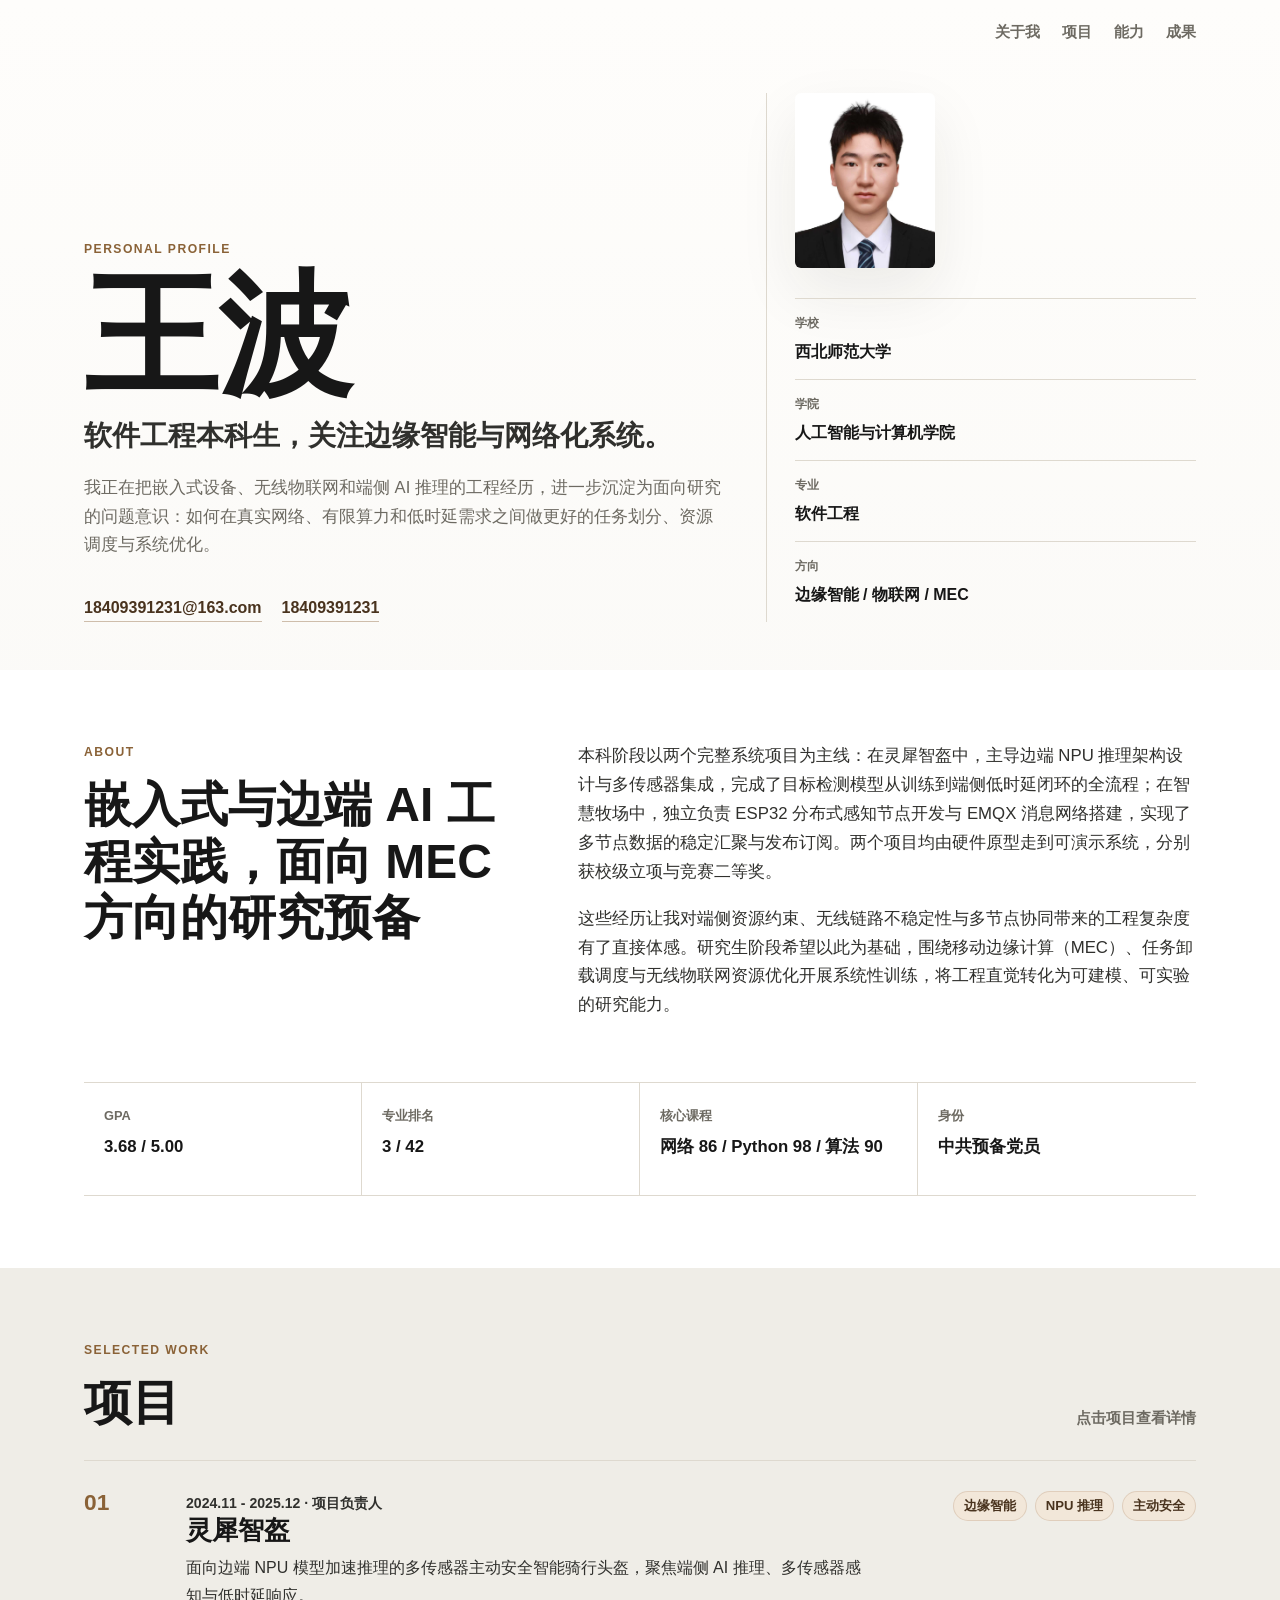
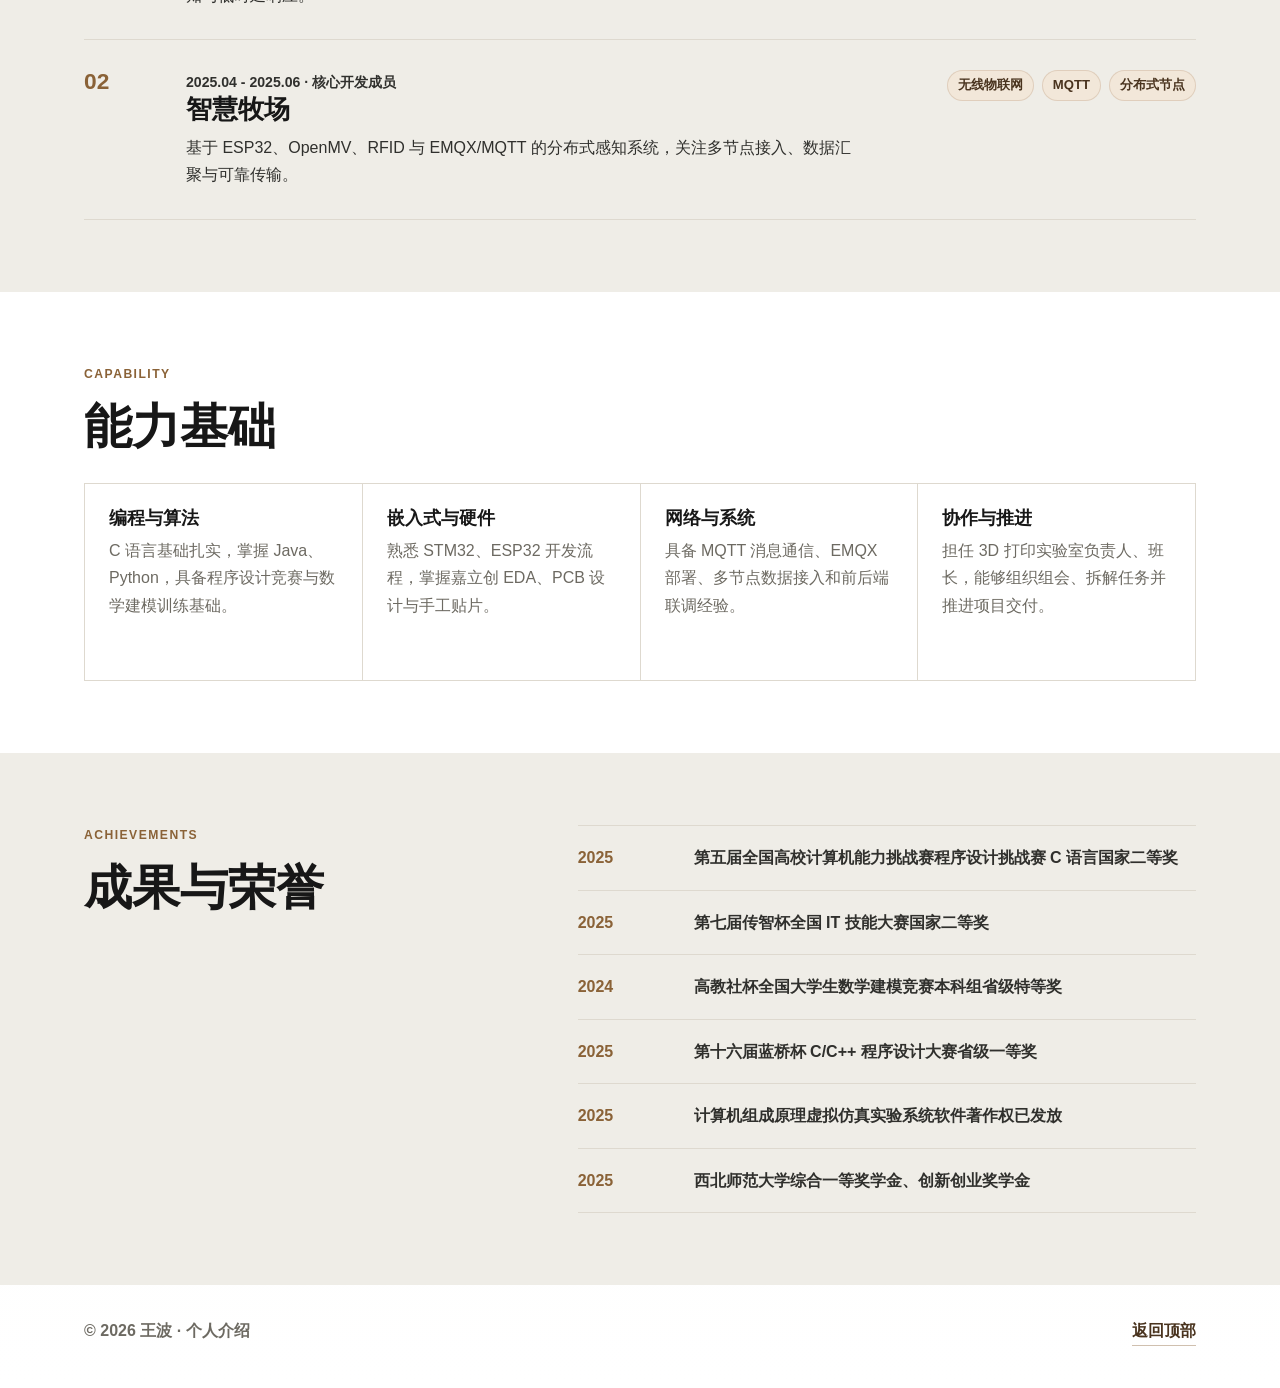
<file: index.html>
<!doctype html>
<html lang="zh-CN">
  <head>
    <meta charset="UTF-8" />
    <meta name="viewport" content="width=device-width, initial-scale=1.0" />
    <title>王波 | 个人介绍</title>
    <meta
      name="description"
      content="王波的个人介绍网页，聚焦边缘智能、移动边缘计算、无线物联网与智能网络系统。"
    />
    <link rel="stylesheet" href="styles.css" />
  </head>
  <body>
    <header class="site-hero" id="top">
      <nav class="nav" aria-label="主页导航">
        <a href="#profile">关于我</a>
        <a href="#projects">项目</a>
        <a href="#skills">能力</a>
        <a href="#awards">成果</a>
      </nav>

      <div class="intro-shell">
        <div class="intro-copy">
          <p class="kicker">Personal Profile</p>
          <h1>王波</h1>
          <p class="subtitle">软件工程本科生，关注边缘智能与网络化系统。</p>
          <p class="hero-summary">
            我正在把嵌入式设备、无线物联网和端侧 AI
            推理的工程经历，进一步沉淀为面向研究的问题意识：如何在真实网络、有限算力和低时延需求之间做更好的任务划分、资源调度与系统优化。
          </p>
          <div class="intro-actions" aria-label="联系方式">
            <a href="mailto:18409391231@163.com">18409391231@163.com</a>
            <a href="tel:18409391231">18409391231</a>
          </div>
        </div>

        <aside class="identity-panel" aria-label="个人概览">
          <img src="zheng.jpg" alt="王波" class="portrait-photo" />
          <dl>
            <div>
              <dt>学校</dt>
              <dd>西北师范大学</dd>
            </div>
            <div>
              <dt>学院</dt>
              <dd>人工智能与计算机学院</dd>
            </div>
            <div>
              <dt>专业</dt>
              <dd>软件工程</dd>
            </div>
            <div>
              <dt>方向</dt>
              <dd>边缘智能 / 物联网 / MEC</dd>
            </div>
          </dl>
        </aside>
      </div>
    </header>

    <main>
      <section id="profile" class="section reveal">
        <div class="profile-layout">
          <div class="section-head">
            <p class="kicker">About</p>
            <h2>嵌入式与边端 AI 工程实践，面向 MEC 方向的研究预备</h2>
          </div>
          <div class="profile-text">
            <p>
              本科阶段以两个完整系统项目为主线：在灵犀智盔中，主导边端 NPU 推理架构设计与多传感器集成，完成了目标检测模型从训练到端侧低时延闭环的全流程；在智慧牧场中，独立负责 ESP32 分布式感知节点开发与 EMQX 消息网络搭建，实现了多节点数据的稳定汇聚与发布订阅。两个项目均由硬件原型走到可演示系统，分别获校级立项与竞赛二等奖。
            </p>
            <p>
              这些经历让我对端侧资源约束、无线链路不稳定性与多节点协同带来的工程复杂度有了直接体感。研究生阶段希望以此为基础，围绕移动边缘计算（MEC）、任务卸载调度与无线物联网资源优化开展系统性训练，将工程直觉转化为可建模、可实验的研究能力。
            </p>
          </div>
        </div>

        <div class="stat-strip">
          <div>
            <span>GPA</span>
            <strong>3.68 / 5.00</strong>
          </div>
          <div>
            <span>专业排名</span>
            <strong>3 / 42</strong>
          </div>
          <div>
            <span>核心课程</span>
            <strong>网络 86 / Python 98 / 算法 90</strong>
          </div>
          <div>
            <span>身份</span>
            <strong>中共预备党员</strong>
          </div>
        </div>
      </section>

      <section id="projects" class="section section-quiet reveal">
        <div class="section-head section-head-inline">
          <div>
            <p class="kicker">Selected Work</p>
            <h2>项目</h2>
          </div>
          <span>点击项目查看详情</span>
        </div>

        <div class="project-list">
          <a class="project-card" href="lingxi-smart-helmet.html">
            <div class="project-index">01</div>
            <div>
              <p class="time">2024.11 - 2025.12 · 项目负责人</p>
              <h3>灵犀智盔</h3>
              <p>
                面向边端 NPU
                模型加速推理的多传感器主动安全智能骑行头盔，聚焦端侧 AI
                推理、多传感器感知与低时延响应。
              </p>
            </div>
            <div class="project-meta">
              <span>边缘智能</span>
              <span>NPU 推理</span>
              <span>主动安全</span>
            </div>
          </a>

          <a class="project-card" href="smart-ranch.html">
            <div class="project-index">02</div>
            <div>
              <p class="time">2025.04 - 2025.06 · 核心开发成员</p>
              <h3>智慧牧场</h3>
              <p>
                基于 ESP32、OpenMV、RFID 与 EMQX/MQTT
                的分布式感知系统，关注多节点接入、数据汇聚与可靠传输。
              </p>
            </div>
            <div class="project-meta">
              <span>无线物联网</span>
              <span>MQTT</span>
              <span>分布式节点</span>
            </div>
          </a>
        </div>
      </section>

      <section id="skills" class="section reveal">
        <div class="section-head">
          <p class="kicker">Capability</p>
          <h2>能力基础</h2>
        </div>

        <div class="skills-grid">
          <div>
            <h3>编程与算法</h3>
            <p>
              C 语言基础扎实，掌握
              Java、Python，具备程序设计竞赛与数学建模训练基础。
            </p>
          </div>
          <div>
            <h3>嵌入式与硬件</h3>
            <p>
              熟悉 STM32、ESP32 开发流程，掌握嘉立创 EDA、PCB 设计与手工贴片。
            </p>
          </div>
          <div>
            <h3>网络与系统</h3>
            <p>
              具备 MQTT 消息通信、EMQX 部署、多节点数据接入和前后端联调经验。
            </p>
          </div>
          <div>
            <h3>协作与推进</h3>
            <p>
              担任 3D
              打印实验室负责人、班长，能够组织组会、拆解任务并推进项目交付。
            </p>
          </div>
        </div>
      </section>

      <section id="awards" class="section section-quiet reveal">
        <div class="achievement-layout">
          <div class="section-head">
            <p class="kicker">Achievements</p>
            <h2>成果与荣誉</h2>
          </div>
          <div class="timeline-list">
            <article>
              <span>2025</span>
              <p>
                第五届全国高校计算机能力挑战赛程序设计挑战赛 C 语言国家二等奖
              </p>
            </article>
            <article>
              <span>2025</span>
              <p>第七届传智杯全国 IT 技能大赛国家二等奖</p>
            </article>
            <article>
              <span>2024</span>
              <p>高教社杯全国大学生数学建模竞赛本科组省级特等奖</p>
            </article>
            <article>
              <span>2025</span>
              <p>第十六届蓝桥杯 C/C++ 程序设计大赛省级一等奖</p>
            </article>
            <article>
              <span>2025</span>
              <p>计算机组成原理虚拟仿真实验系统软件著作权已发放</p>
            </article>
            <article>
              <span>2025</span>
              <p>西北师范大学综合一等奖学金、创新创业奖学金</p>
            </article>
          </div>
        </div>
      </section>
    </main>

    <footer class="footer">
      <p>© <span id="year"></span> 王波 · 个人介绍</p>
      <a href="#top">返回顶部</a>
    </footer>

    <script src="script.js"></script>
  </body>
</html>
</file>
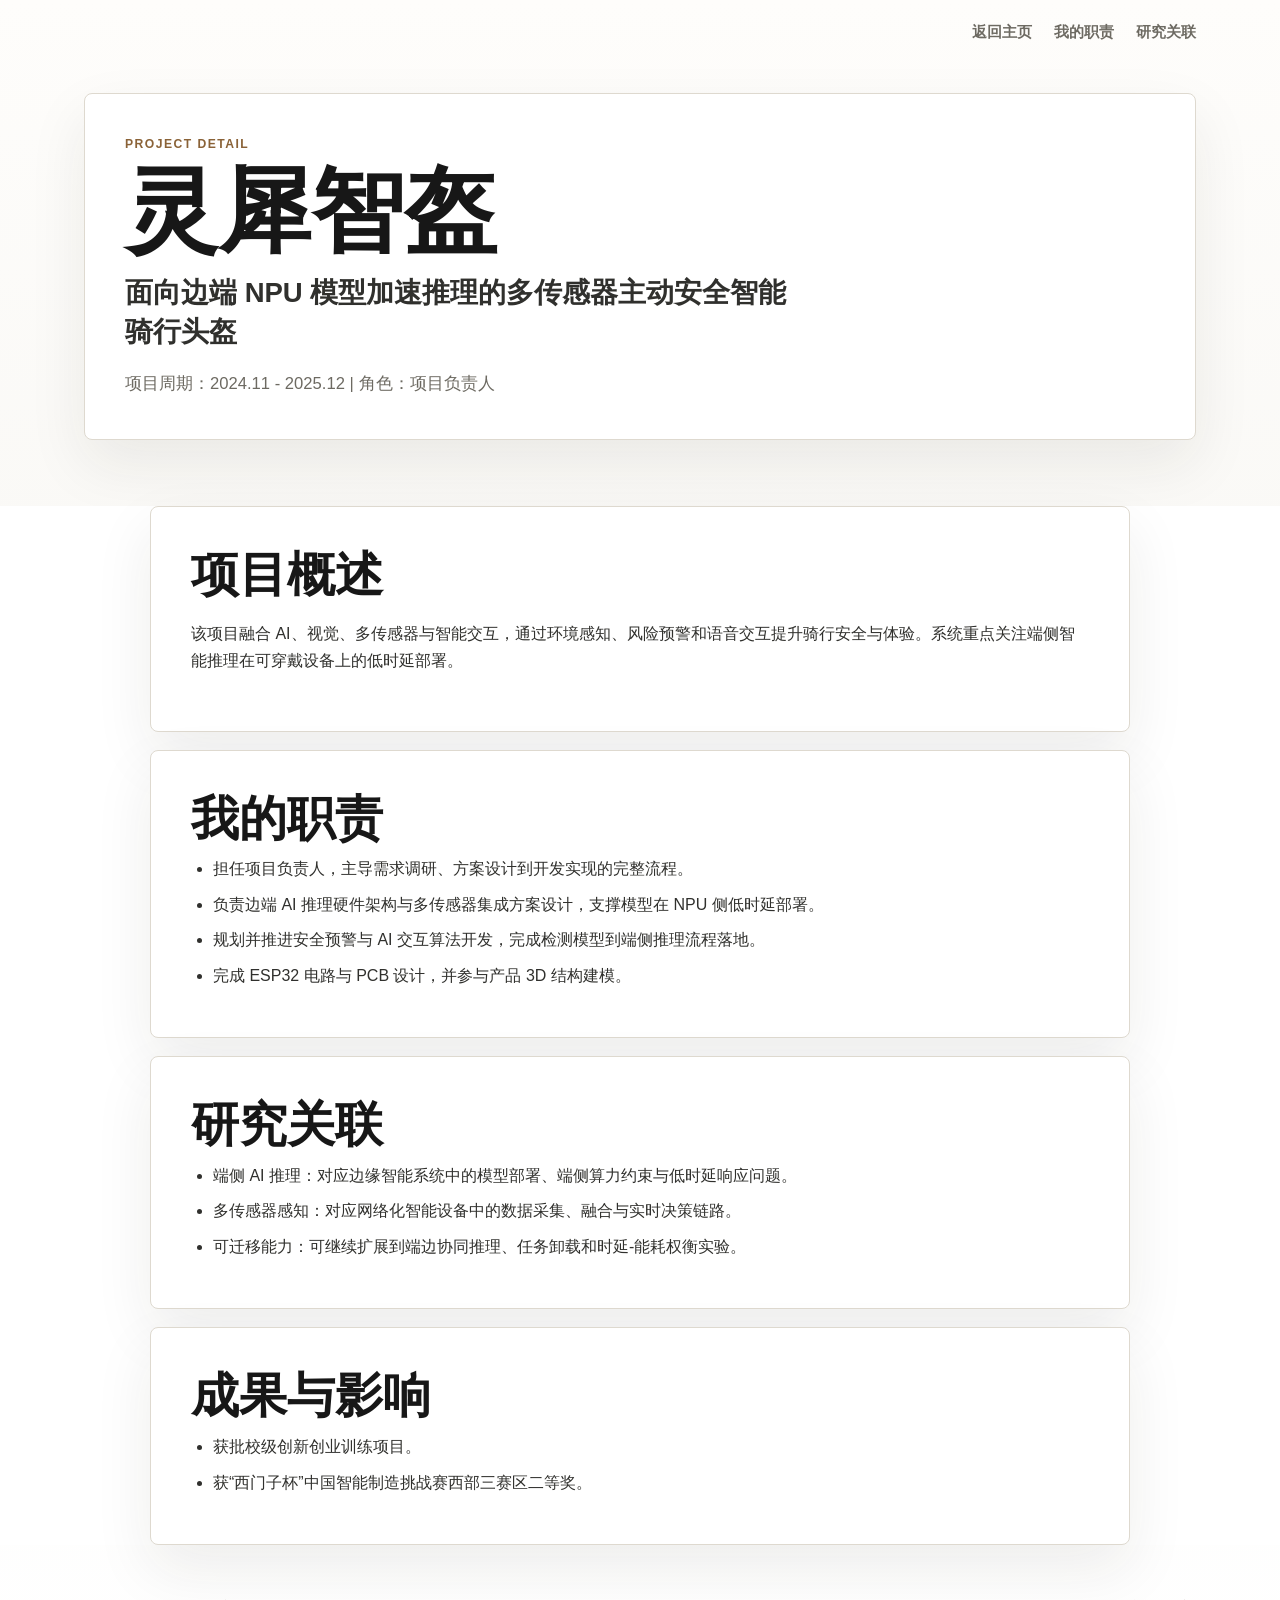
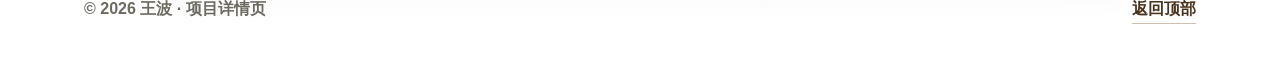
<file: lingxi-smart-helmet.html>
<!doctype html>
<html lang="zh-CN">
<head>
  <meta charset="UTF-8">
  <meta name="viewport" content="width=device-width, initial-scale=1.0">
  <title>灵犀智盔 | 项目详情</title>
  <link rel="stylesheet" href="styles.css">
</head>
<body>
  <header class="hero" id="top">
    <nav class="nav" aria-label="项目导航">
      <a href="index.html">返回主页</a>
      <a href="#work">我的职责</a>
      <a href="#fit">研究关联</a>
    </nav>
    <div class="hero-main">
      <p class="kicker">Project Detail</p>
      <h1>灵犀智盔</h1>
      <p class="subtitle">面向边端 NPU 模型加速推理的多传感器主动安全智能骑行头盔</p>
      <p class="hero-summary">项目周期：2024.11 - 2025.12 | 角色：项目负责人</p>
    </div>
  </header>

  <main>
    <section class="card reveal">
      <h2>项目概述</h2>
      <p>该项目融合 AI、视觉、多传感器与智能交互，通过环境感知、风险预警和语音交互提升骑行安全与体验。系统重点关注端侧智能推理在可穿戴设备上的低时延部署。</p>
    </section>

    <section class="card reveal" id="work">
      <h2>我的职责</h2>
      <ul>
        <li>担任项目负责人，主导需求调研、方案设计到开发实现的完整流程。</li>
        <li>负责边端 AI 推理硬件架构与多传感器集成方案设计，支撑模型在 NPU 侧低时延部署。</li>
        <li>规划并推进安全预警与 AI 交互算法开发，完成检测模型到端侧推理流程落地。</li>
        <li>完成 ESP32 电路与 PCB 设计，并参与产品 3D 结构建模。</li>
      </ul>
    </section>

    <section class="card reveal" id="fit">
      <h2>研究关联</h2>
      <ul>
        <li>端侧 AI 推理：对应边缘智能系统中的模型部署、端侧算力约束与低时延响应问题。</li>
        <li>多传感器感知：对应网络化智能设备中的数据采集、融合与实时决策链路。</li>
        <li>可迁移能力：可继续扩展到端边协同推理、任务卸载和时延-能耗权衡实验。</li>
      </ul>
    </section>

    <section class="card reveal">
      <h2>成果与影响</h2>
      <ul>
        <li>获批校级创新创业训练项目。</li>
        <li>获“西门子杯”中国智能制造挑战赛西部三赛区二等奖。</li>
      </ul>
    </section>
  </main>

  <footer class="footer">
    <p>© <span id="year"></span> 王波 · 项目详情页</p>
    <a href="#top">返回顶部</a>
  </footer>

  <script src="script.js"></script>
</body>
</html>
</file>
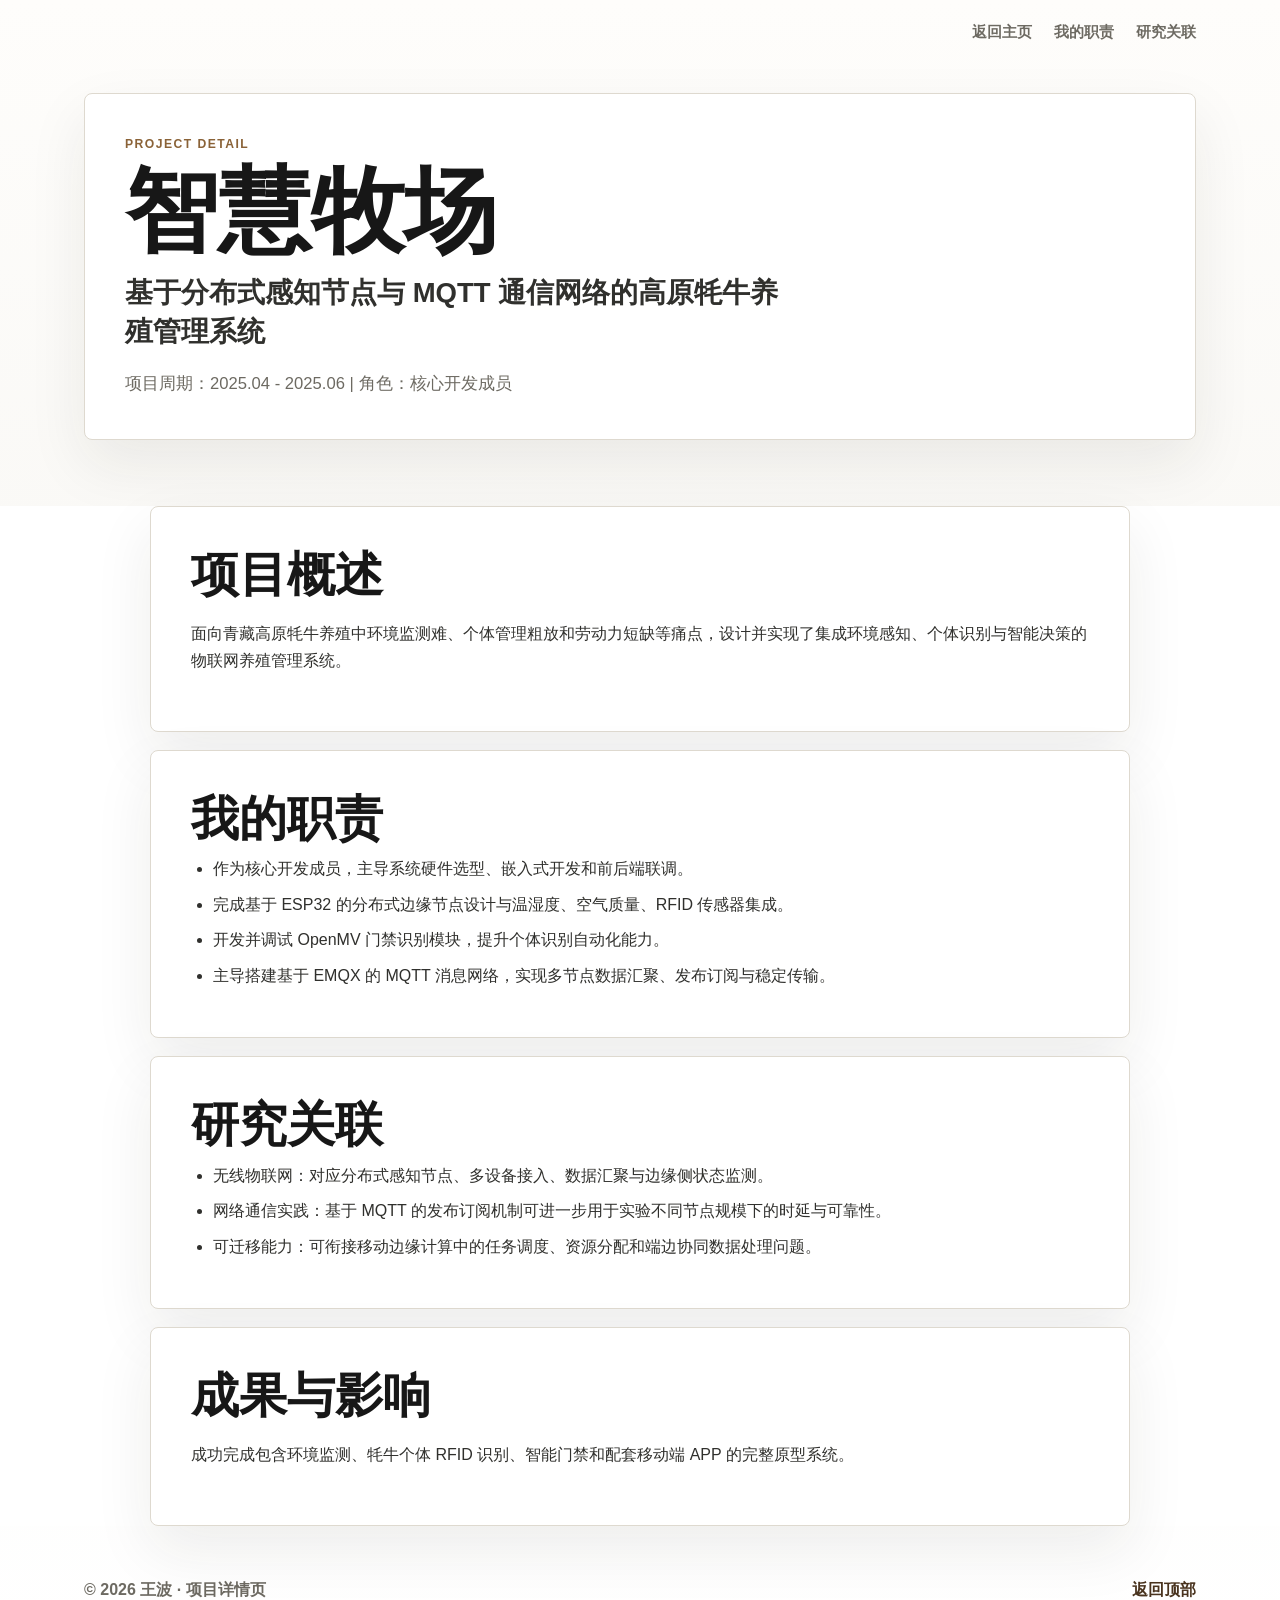
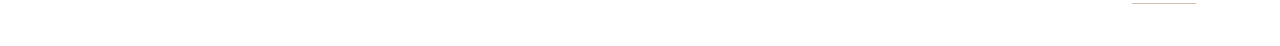
<file: smart-ranch.html>
<!doctype html>
<html lang="zh-CN">
<head>
  <meta charset="UTF-8">
  <meta name="viewport" content="width=device-width, initial-scale=1.0">
  <title>智慧牧场 | 项目详情</title>
  <link rel="stylesheet" href="styles.css">
</head>
<body>
  <header class="hero" id="top">
    <nav class="nav" aria-label="项目导航">
      <a href="index.html">返回主页</a>
      <a href="#work">我的职责</a>
      <a href="#fit">研究关联</a>
    </nav>
    <div class="hero-main">
      <p class="kicker">Project Detail</p>
      <h1>智慧牧场</h1>
      <p class="subtitle">基于分布式感知节点与 MQTT 通信网络的高原牦牛养殖管理系统</p>
      <p class="hero-summary">项目周期：2025.04 - 2025.06 | 角色：核心开发成员</p>
    </div>
  </header>

  <main>
    <section class="card reveal">
      <h2>项目概述</h2>
      <p>面向青藏高原牦牛养殖中环境监测难、个体管理粗放和劳动力短缺等痛点，设计并实现了集成环境感知、个体识别与智能决策的物联网养殖管理系统。</p>
    </section>

    <section class="card reveal" id="work">
      <h2>我的职责</h2>
      <ul>
        <li>作为核心开发成员，主导系统硬件选型、嵌入式开发和前后端联调。</li>
        <li>完成基于 ESP32 的分布式边缘节点设计与温湿度、空气质量、RFID 传感器集成。</li>
        <li>开发并调试 OpenMV 门禁识别模块，提升个体识别自动化能力。</li>
        <li>主导搭建基于 EMQX 的 MQTT 消息网络，实现多节点数据汇聚、发布订阅与稳定传输。</li>
      </ul>
    </section>

    <section class="card reveal" id="fit">
      <h2>研究关联</h2>
      <ul>
        <li>无线物联网：对应分布式感知节点、多设备接入、数据汇聚与边缘侧状态监测。</li>
        <li>网络通信实践：基于 MQTT 的发布订阅机制可进一步用于实验不同节点规模下的时延与可靠性。</li>
        <li>可迁移能力：可衔接移动边缘计算中的任务调度、资源分配和端边协同数据处理问题。</li>
      </ul>
    </section>

    <section class="card reveal">
      <h2>成果与影响</h2>
      <p>成功完成包含环境监测、牦牛个体 RFID 识别、智能门禁和配套移动端 APP 的完整原型系统。</p>
    </section>
  </main>

  <footer class="footer">
    <p>© <span id="year"></span> 王波 · 项目详情页</p>
    <a href="#top">返回顶部</a>
  </footer>

  <script src="script.js"></script>
</body>
</html>
</file>
<file: styles.css>
:root {
  --bg: #f5f4f0;
  --surface: #ffffff;
  --surface-soft: #efede7;
  --text: #171717;
  --muted: #6d6a62;
  --line: #ded9cf;
  --accent: #8a6237;
  --accent-dark: #49331e;
  --accent-soft: #f2e7d9;
  --ink-soft: #30302d;
  --shadow: 0 24px 60px rgba(39, 34, 28, 0.08);
}

html {
  scroll-behavior: smooth;
}

* {
  box-sizing: border-box;
}

body {
  margin: 0;
  min-height: 100vh;
  color: var(--text);
  background: linear-gradient(180deg, #fefdfb 0%, #f9f8f5 40%, #ffffff 100%);
  font-family:
    "Inter", "Segoe UI", "PingFang SC", "Microsoft YaHei", sans-serif;
  line-height: 1.72;
}

a {
  color: inherit;
}

.site-hero,
.hero {
  max-width: 1160px;
  margin: 0 auto;
  padding: 20px 24px 48px;
}

.nav {
  display: flex;
  justify-content: flex-end;
  gap: 22px;
  margin-bottom: 48px;
}

.nav a {
  position: relative;
  color: var(--muted);
  font-size: 0.92rem;
  font-weight: 700;
  text-decoration: none;
}

.nav a::after {
  position: absolute;
  right: 0;
  bottom: -5px;
  left: 0;
  height: 1px;
  background: var(--accent);
  content: "";
  transform: scaleX(0);
  transform-origin: right;
  transition: transform 0.2s ease;
}

.nav a:hover {
  color: var(--text);
}

.nav a:hover::after {
  transform: scaleX(1);
  transform-origin: left;
}

.intro-shell {
  display: grid;
  grid-template-columns: 6fr 4fr;
  gap: 36px;
  align-items: end;
}

.intro-copy {
  max-width: 780px;
}

.kicker {
  margin: 0 0 14px;
  color: var(--accent);
  font-size: 0.76rem;
  font-weight: 800;
  letter-spacing: 0.12em;
  text-transform: uppercase;
}

h1,
h2,
h3 {
  margin-top: 0;
  line-height: 1.18;
}

h1 {
  margin-bottom: 18px;
  font-size: clamp(4.2rem, 13vw, 8.4rem);
  font-weight: 800;
  line-height: 0.92;
  letter-spacing: 0;
}

h2 {
  margin-bottom: 0;
  font-size: clamp(1.8rem, 4vw, 3rem);
  font-weight: 760;
}

h3 {
  margin-bottom: 8px;
  font-size: 1.1rem;
}

.subtitle {
  max-width: 680px;
  margin: 0 0 18px;
  color: var(--ink-soft);
  font-size: clamp(1.18rem, 2.5vw, 1.72rem);
  font-weight: 650;
  line-height: 1.45;
}

.hero-summary {
  max-width: 760px;
  margin: 0;
  color: var(--muted);
  font-size: 1.04rem;
}

.intro-actions {
  display: flex;
  flex-wrap: wrap;
  gap: 12px 20px;
  margin-top: 34px;
}

.intro-actions a {
  color: var(--accent-dark);
  font-weight: 800;
  text-decoration: none;
  border-bottom: 1px solid rgba(138, 98, 55, 0.4);
}

.identity-panel {
  border-left: 1px solid var(--line);
  padding-left: 28px;
}

.portrait-photo {
  width: 140px;
  height: 175px;
  object-fit: cover;
  object-position: center top;
  display: block;
  margin-bottom: 30px;
  border-radius: 6px;
  box-shadow: var(--shadow);
}

dl {
  margin: 0;
}

.identity-panel div {
  padding: 14px 0;
  border-top: 1px solid var(--line);
}

dt {
  color: var(--muted);
  font-size: 0.78rem;
  font-weight: 800;
}

dd {
  margin: 3px 0 0;
  color: var(--text);
  font-weight: 750;
}

main {
  background: var(--surface);
}

.section {
  max-width: 1160px;
  margin: 0 auto;
  padding: 72px 24px;
}

.section-quiet,
.section-muted {
  max-width: none;
  background: var(--surface-soft);
}

.section-quiet > *,
.section-muted > * {
  max-width: 1112px;
  margin-left: auto;
  margin-right: auto;
}

.section-head {
  max-width: 640px;
  margin-bottom: 28px;
}

.section-head-inline {
  display: flex;
  justify-content: space-between;
  align-items: end;
  gap: 18px;
  max-width: 1112px;
}

.section-head-inline span {
  color: var(--muted);
  font-size: 0.92rem;
  font-weight: 700;
}

.profile-layout,
.achievement-layout {
  display: grid;
  grid-template-columns: 0.82fr 1.18fr;
  gap: 64px;
  align-items: start;
}

.profile-text {
  color: var(--ink-soft);
  font-size: 1.05rem;
}

.profile-text p {
  margin: 0 0 18px;
}

.stat-strip {
  display: grid;
  grid-template-columns: repeat(4, minmax(0, 1fr));
  margin-top: 44px;
  border-top: 1px solid var(--line);
  border-bottom: 1px solid var(--line);
}

.stat-strip div {
  min-height: 112px;
  padding: 22px 20px;
  border-right: 1px solid var(--line);
}

.stat-strip div:last-child {
  border-right: 0;
}

.stat-strip span {
  display: block;
  color: var(--muted);
  font-size: 0.8rem;
  font-weight: 800;
}

.stat-strip strong {
  display: block;
  margin-top: 8px;
  color: var(--text);
  font-size: 1.05rem;
  line-height: 1.42;
}

.project-list {
  display: grid;
  gap: 0;
  border-top: 1px solid var(--line);
}

.project-card {
  display: grid;
  grid-template-columns: 74px minmax(0, 1fr) auto;
  gap: 28px;
  align-items: start;
  padding: 30px 0;
  color: var(--text);
  text-decoration: none;
  border-bottom: 1px solid var(--line);
  transition:
    color 0.18s ease,
    padding-left 0.18s ease;
}

.project-card:hover {
  color: var(--accent-dark);
  padding-left: 12px;
}

.project-index {
  color: var(--accent);
  font-size: 1.42rem;
  font-weight: 850;
  line-height: 1;
}

.project-card h3 {
  margin: 0 0 9px;
  font-size: clamp(1.3rem, 2vw, 1.72rem);
}

.project-card p {
  max-width: 680px;
  margin: 0;
  color: var(--ink-soft);
}

.time {
  margin: 0 0 7px;
  color: var(--accent);
  font-size: 0.88rem;
  font-weight: 850;
}

.project-meta {
  display: flex;
  flex-wrap: wrap;
  justify-content: flex-end;
  gap: 8px;
  max-width: 260px;
}

.project-meta span,
.research-tags span,
.tag {
  display: inline-flex;
  align-items: center;
  min-height: 28px;
  color: var(--accent-dark);
  background: var(--accent-soft);
  border: 1px solid rgba(138, 98, 55, 0.18);
  border-radius: 999px;
  padding: 3px 10px;
  font-size: 0.82rem;
  font-weight: 800;
  white-space: nowrap;
}

.skills-grid {
  display: grid;
  grid-template-columns: repeat(4, minmax(0, 1fr));
  gap: 1px;
  background: var(--line);
  border: 1px solid var(--line);
}

.skills-grid div {
  min-height: 196px;
  padding: 24px;
  background: var(--surface);
}

.skills-grid p {
  margin: 0;
  color: var(--muted);
}

.timeline-list {
  border-top: 1px solid var(--line);
}

.timeline-list article {
  display: grid;
  grid-template-columns: 92px minmax(0, 1fr);
  gap: 24px;
  padding: 18px 0;
  border-bottom: 1px solid var(--line);
}

.timeline-list span {
  color: var(--accent);
  font-weight: 850;
}

.timeline-list p {
  margin: 0;
  color: var(--ink-soft);
  font-weight: 650;
}

.footer {
  max-width: 1160px;
  margin: 0 auto;
  padding: 32px 24px 42px;
  display: flex;
  justify-content: space-between;
  gap: 18px;
  color: var(--muted);
  font-weight: 700;
}

.footer p {
  margin: 0;
}

.footer a {
  color: var(--accent-dark);
  text-decoration: none;
  border-bottom: 1px solid rgba(138, 98, 55, 0.4);
  white-space: nowrap;
}

.hero-main,
.contact-panel,
.fit-card,
.info-card,
.roadmap div,
.clean-list,
.card {
  border: 1px solid var(--line);
  border-radius: 8px;
  background: var(--surface);
  box-shadow: var(--shadow);
}

.hero-main,
.contact-panel,
.fit-card,
.roadmap div,
.info-card,
.card {
  padding: clamp(20px, 4vw, 40px);
}

.hero-main h1 {
  font-size: clamp(2.8rem, 8vw, 5.8rem);
}

.card {
  max-width: 980px;
  margin: 18px auto;
}

.card p,
.card li,
.fit-card p,
.info-card p,
.roadmap p {
  color: var(--ink-soft);
}

.card ul,
.clean-list {
  margin: 0;
  padding-left: 22px;
}

.card li,
.clean-list li {
  margin: 8px 0;
}

.row {
  display: flex;
  justify-content: space-between;
  align-items: baseline;
  gap: 12px;
  flex-wrap: wrap;
}

.row span {
  color: var(--muted);
  font-size: 0.92rem;
  font-weight: 700;
}

.fit-grid,
.roadmap {
  display: grid;
  grid-template-columns: repeat(3, minmax(0, 1fr));
  gap: 14px;
}

.two-col {
  display: grid;
  grid-template-columns: repeat(2, minmax(0, 1fr));
  gap: 24px;
}

.reveal {
  opacity: 1;
  transform: none;
  transition:
    opacity 0.45s ease,
    transform 0.45s ease;
}

.reveal.is-visible {
  opacity: 1;
  transform: translateY(0);
}

@media (max-width: 960px) {
  .nav {
    justify-content: flex-start;
    margin-bottom: 54px;
  }

  .intro-shell,
  .profile-layout,
  .achievement-layout {
    grid-template-columns: 1fr;
    gap: 34px;
  }

  .identity-panel {
    border-left: 0;
    border-top: 1px solid var(--line);
    padding: 28px 0 0;
  }

  .stat-strip,
  .skills-grid {
    grid-template-columns: repeat(2, minmax(0, 1fr));
  }

  .project-card {
    grid-template-columns: 54px minmax(0, 1fr);
  }

  .project-meta {
    grid-column: 2;
    justify-content: flex-start;
  }

  .fit-grid,
  .roadmap,
  .two-col {
    grid-template-columns: 1fr 1fr;
  }
}

@media (max-width: 680px) {
  body {
    background-size:
      58px auto,
      auto;
  }

  .site-hero,
  .hero,
  .section,
  .footer {
    padding-left: 18px;
    padding-right: 18px;
  }

  .site-hero,
  .hero {
    padding-bottom: 48px;
  }

  .nav {
    gap: 14px;
    margin-bottom: 42px;
  }

  h1 {
    font-size: clamp(3.8rem, 24vw, 5.4rem);
  }

  .portrait-mark {
    width: 112px;
    height: 112px;
    margin-bottom: 18px;
    font-size: 1.8rem;
  }

  .section {
    padding-top: 52px;
    padding-bottom: 52px;
  }

  .section-head-inline {
    display: block;
  }

  .stat-strip,
  .skills-grid,
  .fit-grid,
  .roadmap,
  .two-col {
    grid-template-columns: 1fr;
  }

  .stat-strip div {
    min-height: auto;
    border-right: 0;
    border-bottom: 1px solid var(--line);
  }

  .stat-strip div:last-child {
    border-bottom: 0;
  }

  .project-card {
    grid-template-columns: 1fr;
    gap: 14px;
    padding: 24px 0;
  }

  .project-card:hover {
    padding-left: 0;
  }

  .project-meta {
    grid-column: auto;
  }

  .timeline-list article {
    grid-template-columns: 1fr;
    gap: 4px;
  }

  .footer {
    flex-direction: column;
    align-items: flex-start;
  }
}
</file>
